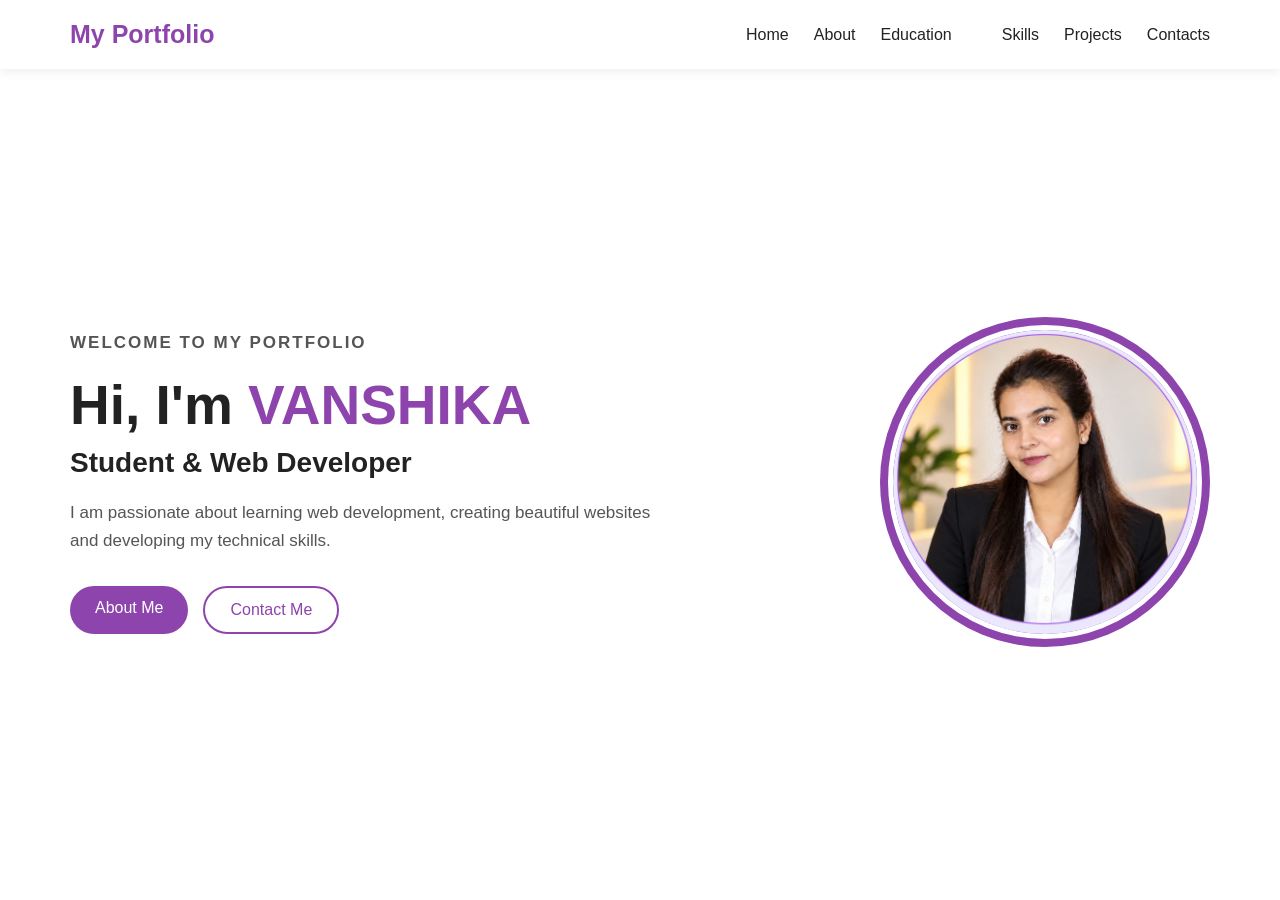
<file: index.html>
<!DOCTYPE html>
<html lang="en">
<head>
    <meta charset="UTF-8">
    <meta name="viewport" content="width=device-width, initial-scale=1.0">
    <title>Portfolio</title>
    <link rel="stylesheet" href="css/index.css">
</head>
<body>
    <header>
        <nav class="navbar">
            <div class="logo">
                My Portfolio
            </div>
            <ul class="nav-links">
                <li><a href="index.html">Home</a></li>
                <li><a href="about.html">About</a></li>
                <li><a href="education.html">Education</li>
                <li><a href="skills.html">Skills</a>
                <li><a href="projects.html">Projects</a></li>
                <li><a href="contact.html">Contacts</a></li>
            </ul>
        </nav>
    </header>

    <section class="home">

        <div class="home-content">

            <p class="welcome">WELCOME TO MY PORTFOLIO</p>

            <h1>
                Hi, I'm <span>VANSHIKA</span>
            </h1>

            <h2>
                Student & Web Developer
            </h2>

            <p>
                I am passionate about learning web development,
                creating beautiful websites and developing my
                technical skills.
            </p>

            <div class="home-buttons">
                <a href="about.html" class="btn">About Me</a>
                <a href="contact.html" class="btn btn-outline">Contact Me</a>
            </div>

        </div>


        <div class="home-image">

            <div class="profile-circle">
                <img src="images\profile_photo.jpg" alt="Profile Photo">
            </div>

        </div>

    </section>

    
</body>
</html>
</file>
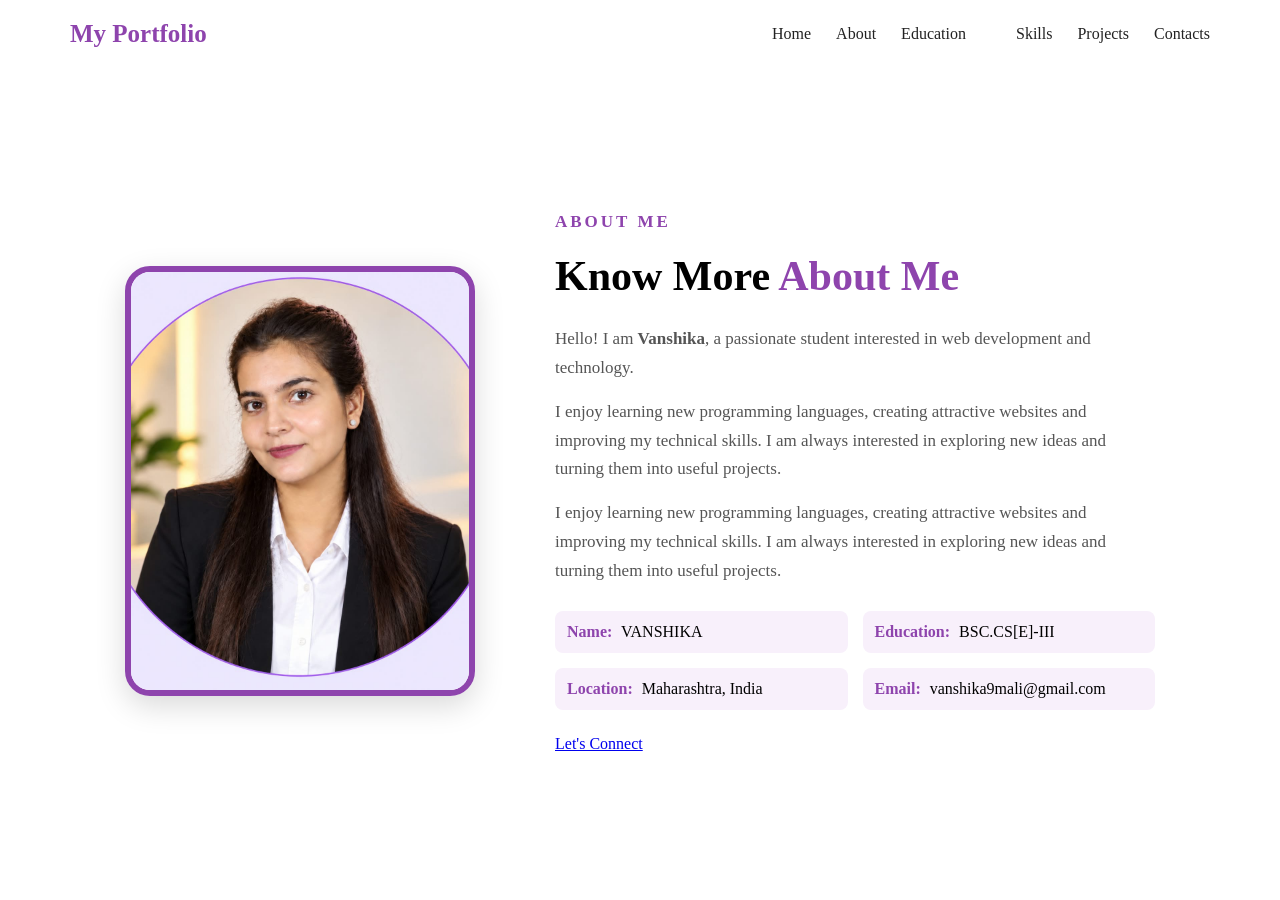
<file: about.html>
<!DOCTYPE html>
<html lang="en">
<head>
    <meta charset="UTF-8">
    <meta name="viewport" content="width=device-width, initial-scale=1.0">
    <title>About Me | My Portfolio</title>
    <link rel="stylesheet" href="css/about.css">
</head>
<body>
    <header>
         <nav class="navbar">
            <div class="logo">
                My Portfolio
            </div>
            <ul class="nav-links">
                <li><a href="index.html">Home</a></li>
                <li><a href="about.html">About</a></li>
                <li><a href="education.html">Education</li>
                <li><a href="skills.html">Skills</a>
                <li><a href="projects.html">Projects</a></li>
                <li><a href="contact.html">Contacts</a></li>
            </ul>
         </nav>

    </header>
    <section class="about">
            <div class="about-image">
            <img src="images\profile_photo.jpg" alt="My Profile Photo">

            </div>
            <div class="about-content">
            <p class="section-title">ABOUT ME</p>
            <h1>Know More <span>About Me</span></h1> 
            <p>Hello! I am <strong>Vanshika</strong>, a passionate student interested in web development and technology.</p>
            <p>I enjoy learning new programming languages, creating attractive websites and improving my technical skills.
             I am always interested in exploring new ideas and turning them into useful projects.</p>
             <p>I enjoy learning new programming languages, creating attractive websites and improving my technical skills. I am always interested in exploring new ideas and turning them into useful projects.</p>

             <div class="about-info">
             <div>
             <strong>Name:</strong>
             <span>VANSHIKA</span>
             </div>

      
             <div>
             <strong>Education:</strong>
             <span>BSC.CS[E]-III</span>
             </div>


             <div>
             <strong>Location:</strong>
             <span>Maharashtra, India</span>
             </div>

      
             <div>
             <strong>Email:</strong>
             <span>vanshika9mali@gmail.com</span>
             </div>

        </div>

      <a href="contact.html"
      class="btn">Let's Connect</a>

        </div>

     </section>
    
    
</body>
</html>
</file>
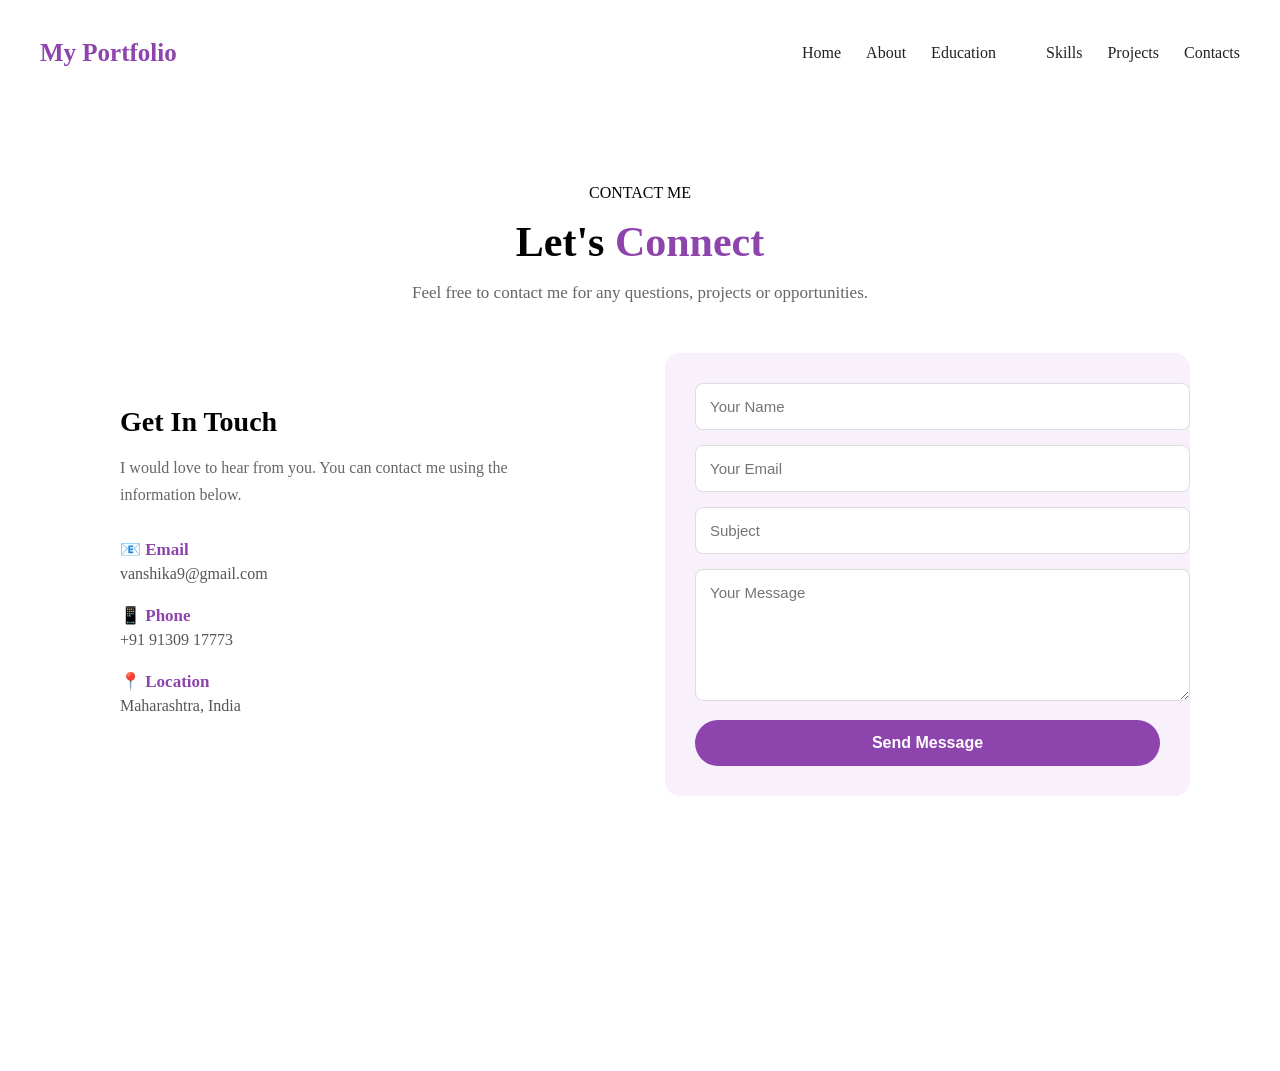
<file: contact.html>
<!DOCTYPE html>
<html lang="en">
<head>
    <meta charset="UTF-8">
    <meta name="viewport" content="width=device-width, initial-scale=1.0">
    <title>Contact | My Portfolio</title>
    <link rel="stylesheet" href="css/contact.css">
</head>
<body>
    <header>
        <nav class="navbar">
            <div class="logo">
                My Portfolio
            </div>
            <ul class="nav-links">
                <li><a href="index.html">Home</a></li>
                <li><a href="about.html">About</a></li>
                <li><a href="education.html">Education</li>
                <li><a href="skills.html">Skills</a>
                <li><a href="projects.html">Projects</a></li>
                <li><a href="contact.html">Contacts</a></li>
            </ul>
        </nav>
    </header>
    <section class="contact">

        <div class="contact-heading">

            <p class="section-title">CONTACT ME</p>

            <h1>Let's <span>Connect</span></h1>

            <p>
                Feel free to contact me for any questions,
                projects or opportunities.
            </p>

        </div>


        <div class="contact-container">

            


            <div class="contact-info">

                <h2>Get In Touch</h2>

                <p>
                    I would love to hear from you. You can contact me
                    using the information below.
                </p>

                <div class="contact-item">
                    <strong>📧 Email</strong>
                    <p>vanshika9@gmail.com</p>
                </div>

                <div class="contact-item">
                    <strong>📱 Phone</strong>
                    <p>+91 91309 17773</p>
                </div>

                <div class="contact-item">
                    <strong>📍 Location</strong>
                    <p>Maharashtra, India</p>
                </div>

            </div>


            


            <div class="contact-form">

                <form>

                    <input
                        type="text"
                        placeholder="Your Name"
                        required
                    >

                    <input
                        type="email"
                        placeholder="Your Email"
                        required
                    >

                    <input
                        type="text"
                        placeholder="Subject"
                        required
                    >

                    <textarea
                        rows="6"
                        placeholder="Your Message"
                        required
                    ></textarea>

                    <button type="submit">
                        Send Message
                    </button>

                </form>

            </div>

        </div>

    </section>
    
</body>
</html>
</file>
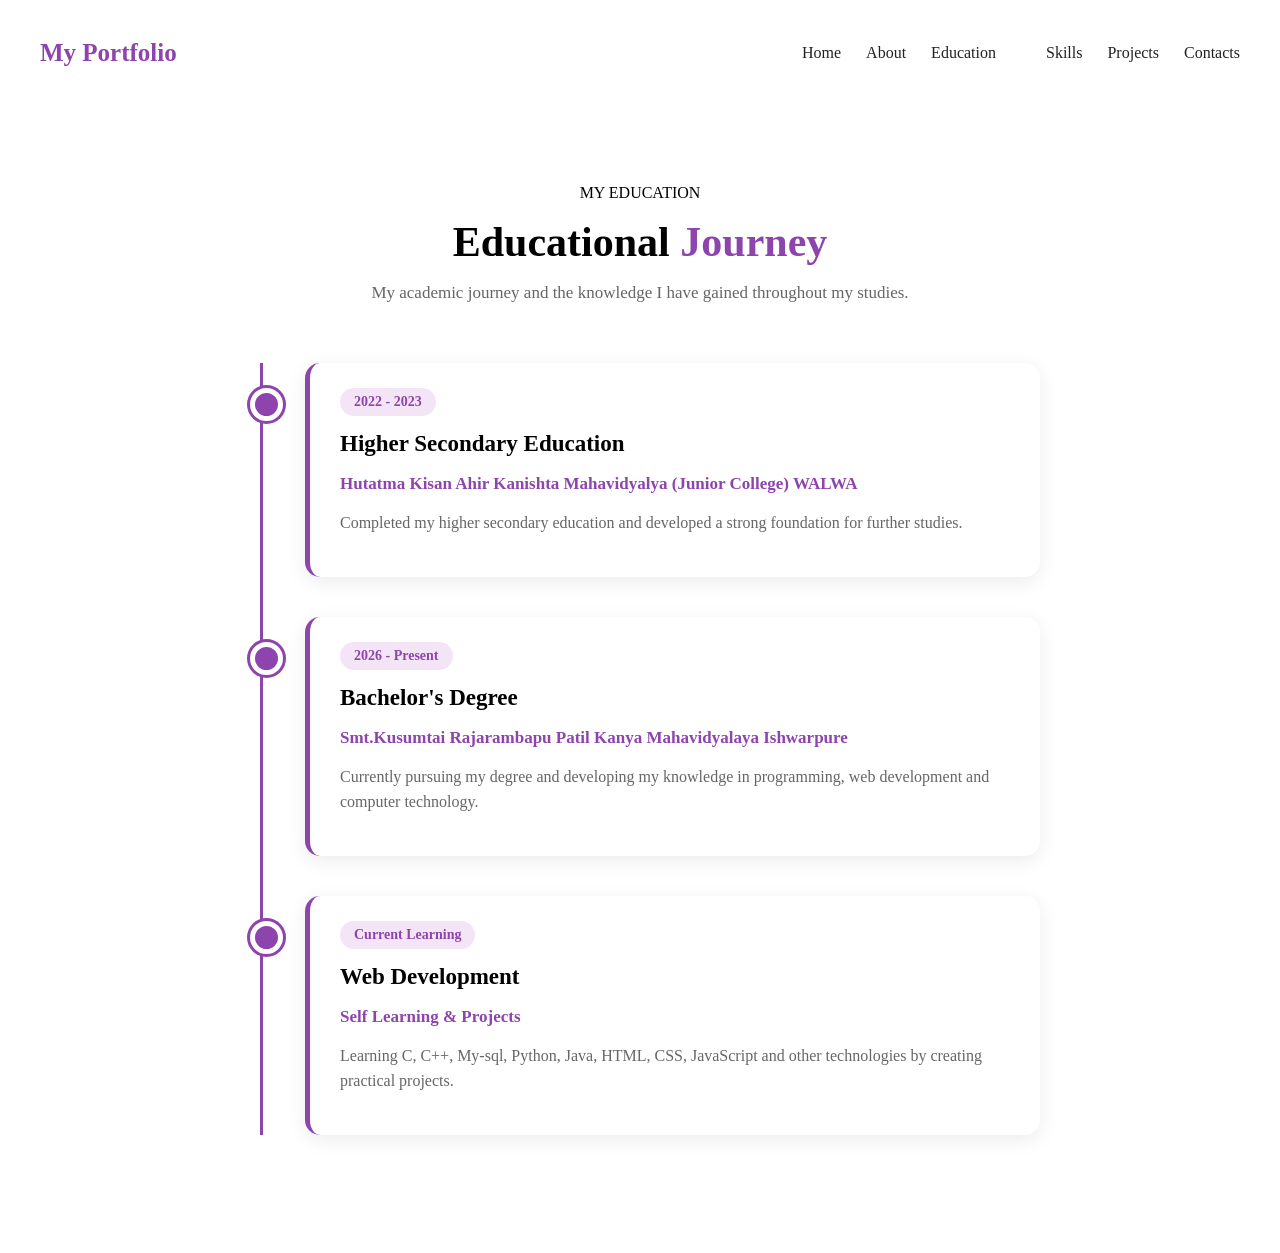
<file: education.html>
<!DOCTYPE html>
<html lang="en">
<head>
    <meta charset="UTF-8">
    <meta name="viewport" content="width=device-width, initial-scale=1.0">
    <title>Education | My Portfolio</title>
    <link rel="stylesheet" href="css/education.css">
</head>
<body>
     <header>
        <nav class="navbar">
            <div class="logo">
                My Portfolio
            </div>
            <ul class="nav-links">
                <li><a href="index.html">Home</a></li>
                <li><a href="about.html">About</a></li>
                <li><a href="education.html">Education</li>
                <li><a href="skills.html">Skills</a>
                <li><a href="projects.html">Projects</a></li>
                <li><a href="contact.html">Contacts</a></li>
            </ul>
        </nav>
    </header>
    <section class="education">

        <div class="education-heading">
            <p class="section-title">MY EDUCATION</p>

            <h1>Educational <span>Journey</span></h1>

            <p>
                My academic journey and the knowledge I have gained
                throughout my studies.
            </p>
        </div>


        
        <div class="timeline">

            
            <div class="timeline-item">

                <div class="timeline-dot"></div>

                <div class="education-card">

                    <span class="education-year">
                        2022 - 2023
                    </span>

                    <h2>Higher Secondary Education</h2>

                    <h3>Hutatma Kisan Ahir Kanishta Mahavidyalya (Junior College) WALWA</h3>

                    <p>
                        Completed my higher secondary education and
                        developed a strong foundation for further studies.
                    </p>

                </div>

            </div>


            <!-- Education 2 -->
            <div class="timeline-item">

                <div class="timeline-dot"></div>

                <div class="education-card">

                    <span class="education-year">
                        2026 - Present
                    </span>

                    <h2>Bachelor's Degree</h2>

                    <h3>Smt.Kusumtai Rajarambapu Patil Kanya Mahavidyalaya Ishwarpure</h3>

                    <p>
                        Currently pursuing my degree and developing
                        my knowledge in programming, web development
                        and computer technology.
                    </p>

                </div>

            </div>


            <!-- Education 3 -->
            <div class="timeline-item">

                <div class="timeline-dot"></div>

                <div class="education-card">

                    <span class="education-year">
                        Current Learning
                    </span>

                    <h2>Web Development</h2>

                    <h3>Self Learning & Projects</h3>

                    <p>
                        Learning C, C++, My-sql, Python, Java, HTML, CSS, JavaScript and other
                        technologies by creating practical projects.
                    </p>

                </div>

            </div>

        </div>

    </section>

</body>
</html>
</file>
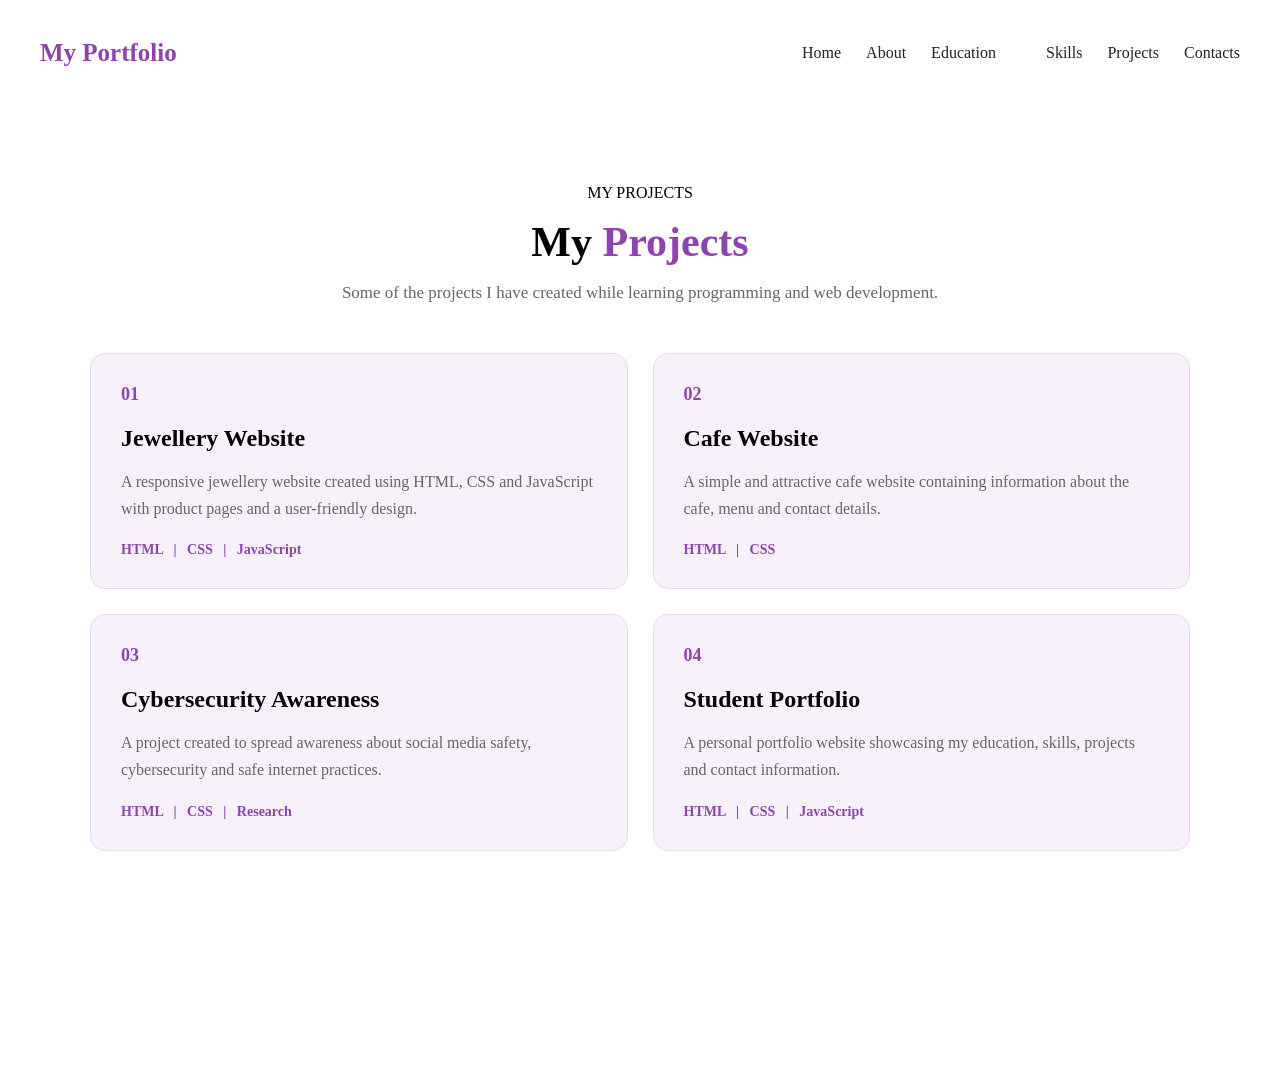
<file: projects.html>
<!DOCTYPE html>
<html lang="en">
<head>
    <meta charset="UTF-8">
    <meta name="viewport" content="width=device-width, initial-scale=1.0">
    <title>Projects | My Portfolio</title>
    <link rel="stylesheet" href="css/projects.css">
</head>
<body>
     <header>
        <nav class="navbar">
            <div class="logo">
                My Portfolio
            </div>
            <ul class="nav-links">
                <li><a href="index.html">Home</a></li>
                <li><a href="about.html">About</a></li>
                <li><a href="education.html">Education</li>
                <li><a href="skills.html">Skills</a>
                <li><a href="projects.html">Projects</a></li>
                <li><a href="contact.html">Contacts</a></li>
            </ul>
        </nav>
    </header>
    <section class="projects">

        <div class="projects-heading">

            <p class="section-title">MY PROJECTS</p>

            <h1>My <span>Projects</span></h1>

            <p>
                Some of the projects I have created while learning
                programming and web development.
            </p>

        </div>


        <div class="project-container">

            


            <div class="project-card">

                <div class="project-number">
                    01
                </div>

                <h2>Jewellery Website</h2>

                <p>
                    A responsive jewellery website created using
                    HTML, CSS and JavaScript with product pages
                    and a user-friendly design.
                </p>

                <div class="project-tech">
                    HTML &nbsp; | &nbsp; CSS &nbsp; | &nbsp; JavaScript
                </div>

            </div>


            


            <div class="project-card">

                <div class="project-number">
                    02
                </div>

                <h2>Cafe Website</h2>

                <p>
                    A simple and attractive cafe website containing
                    information about the cafe, menu and contact details.
                </p>

                <div class="project-tech">
                    HTML &nbsp; | &nbsp; CSS
                </div>

            </div>


            


            <div class="project-card">

                <div class="project-number">
                    03
                </div>

                <h2>Cybersecurity Awareness</h2>

                <p>
                    A project created to spread awareness about
                    social media safety, cybersecurity and safe
                    internet practices.
                </p>

                <div class="project-tech">
                    HTML &nbsp; | &nbsp; CSS &nbsp; | &nbsp; Research
                </div>

            </div>


            


            <div class="project-card">

                <div class="project-number">
                    04
                </div>

                <h2>Student Portfolio</h2>

                <p>
                    A personal portfolio website showcasing my
                    education, skills, projects and contact information.
                </p>

                <div class="project-tech">
                    HTML &nbsp; | &nbsp; CSS &nbsp; | &nbsp; JavaScript
                </div>

            </div>

        </div>

    </section>
    
</body>
</html>
</file>
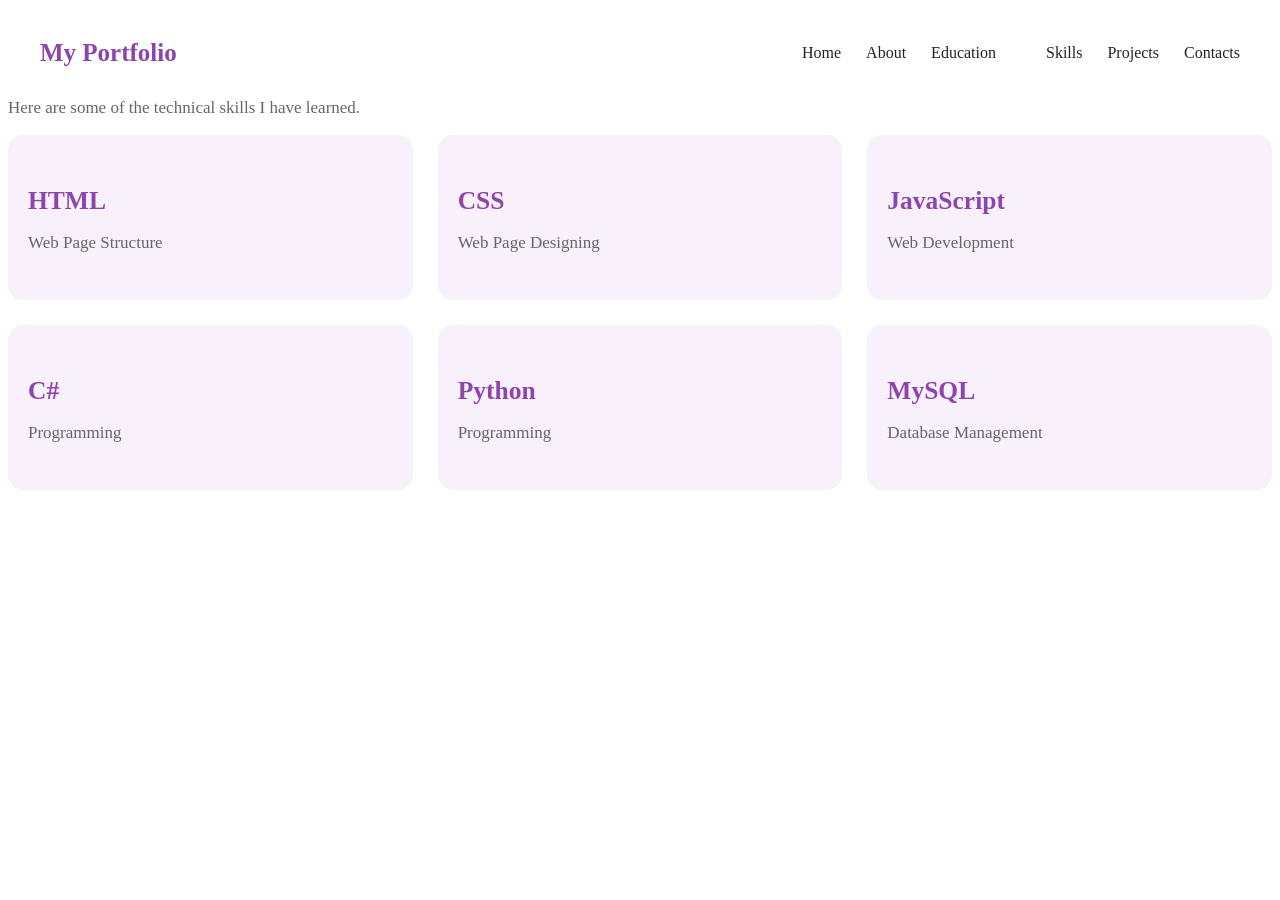
<file: skills.html>
<!DOCTYPE html>
<html lang="en">
<head>
    <meta charset="UTF-8">
    <meta name="viewport" content="width=device-width, initial-scale=1.0">
    <title>Skills | My Portfolio</title>
    <link rel="stylesheet" href="css/skills.css">
</head>
<body>
    <header>
        <nav class="navbar">
            <div class="logo">
                My Portfolio
            </div>
            <ul class="nav-links">
                <li><a href="index.html">Home</a></li>
                <li><a href="about.html">About</a></li>
                <li><a href="education.html">Education</li>
                <li><a href="skills.html">Skills</a>
                <li><a href="projects.html">Projects</a></li>
                <li><a href="contact.html">Contacts</a></li>
            </ul>
        </nav>
    </header>
    <section class="skills-intro">
            Here are some of the technical skills I have learned.
        </p>


        <div class="skill-list">

            <div class="simple-skill-card">
                <h2>HTML</h2>
                <p>Web Page Structure</p>
            </div>

            <div class="simple-skill-card">
                <h2>CSS</h2>
                <p>Web Page Designing</p>
            </div>

            <div class="simple-skill-card">
                <h2>JavaScript</h2>
                <p>Web Development</p>
            </div>

            <div class="simple-skill-card">
                <h2>C#</h2>
                <p>Programming</p>
            </div>

            <div class="simple-skill-card">
                <h2>Python</h2>
                <p>Programming</p>
            </div>

            <div class="simple-skill-card">
                <h2>MySQL</h2>
                <p>Database Management</p>
            </div>

        </div>

    </section>

</body>
</html>

    
</body>
</html>
</file>
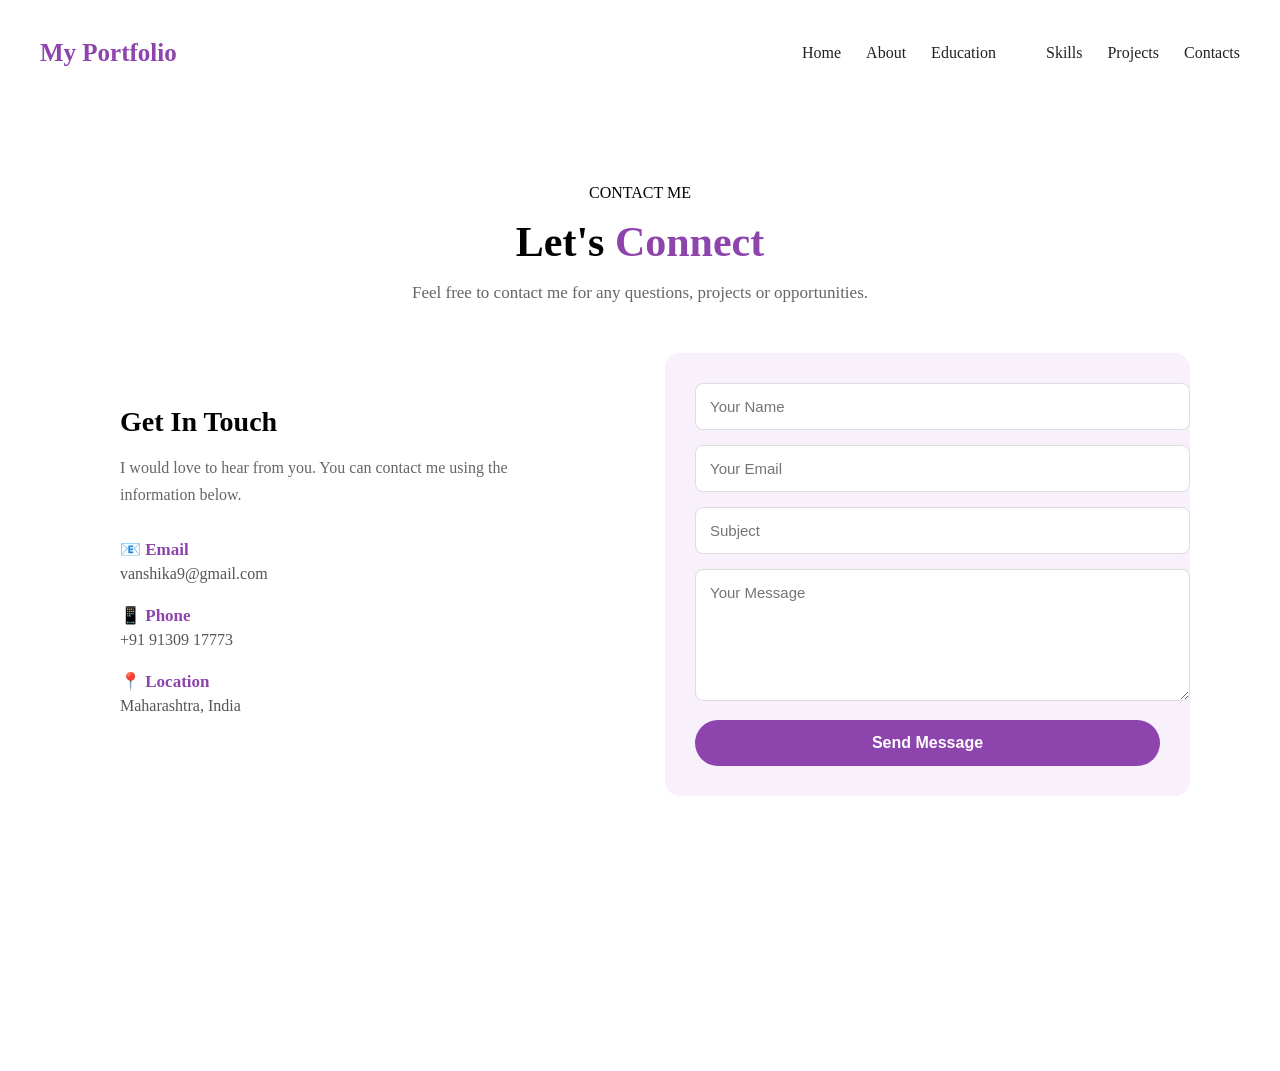
<file: portfolio/contact.html>
<!DOCTYPE html>
<html lang="en">
<head>
    <meta charset="UTF-8">
    <meta name="viewport" content="width=device-width, initial-scale=1.0">
    <title>Contact | My Portfolio</title>
    <link rel="stylesheet" href="../css/contact.css">
</head>
<body>
    <header>
        <nav class="navbar">
            <div class="logo">
                My Portfolio
            </div>
            <ul class="nav-links">
                <li><a href="index.html">Home</a></li>
                <li><a href="about.html">About</a></li>
                <li><a href="education.html">Education</li>
                <li><a href="skills.html">Skills</a>
                <li><a href="projects.html">Projects</a></li>
                <li><a href="contact.html">Contacts</a></li>
            </ul>
        </nav>
    </header>
    <section class="contact">

        <div class="contact-heading">

            <p class="section-title">CONTACT ME</p>

            <h1>Let's <span>Connect</span></h1>

            <p>
                Feel free to contact me for any questions,
                projects or opportunities.
            </p>

        </div>


        <div class="contact-container">

            


            <div class="contact-info">

                <h2>Get In Touch</h2>

                <p>
                    I would love to hear from you. You can contact me
                    using the information below.
                </p>

                <div class="contact-item">
                    <strong>📧 Email</strong>
                    <p>vanshika9@gmail.com</p>
                </div>

                <div class="contact-item">
                    <strong>📱 Phone</strong>
                    <p>+91 91309 17773</p>
                </div>

                <div class="contact-item">
                    <strong>📍 Location</strong>
                    <p>Maharashtra, India</p>
                </div>

            </div>


            


            <div class="contact-form">

                <form>

                    <input
                        type="text"
                        placeholder="Your Name"
                        required
                    >

                    <input
                        type="email"
                        placeholder="Your Email"
                        required
                    >

                    <input
                        type="text"
                        placeholder="Subject"
                        required
                    >

                    <textarea
                        rows="6"
                        placeholder="Your Message"
                        required
                    ></textarea>

                    <button type="submit">
                        Send Message
                    </button>

                </form>

            </div>

        </div>

    </section>
    
</body>
</html>
</file>
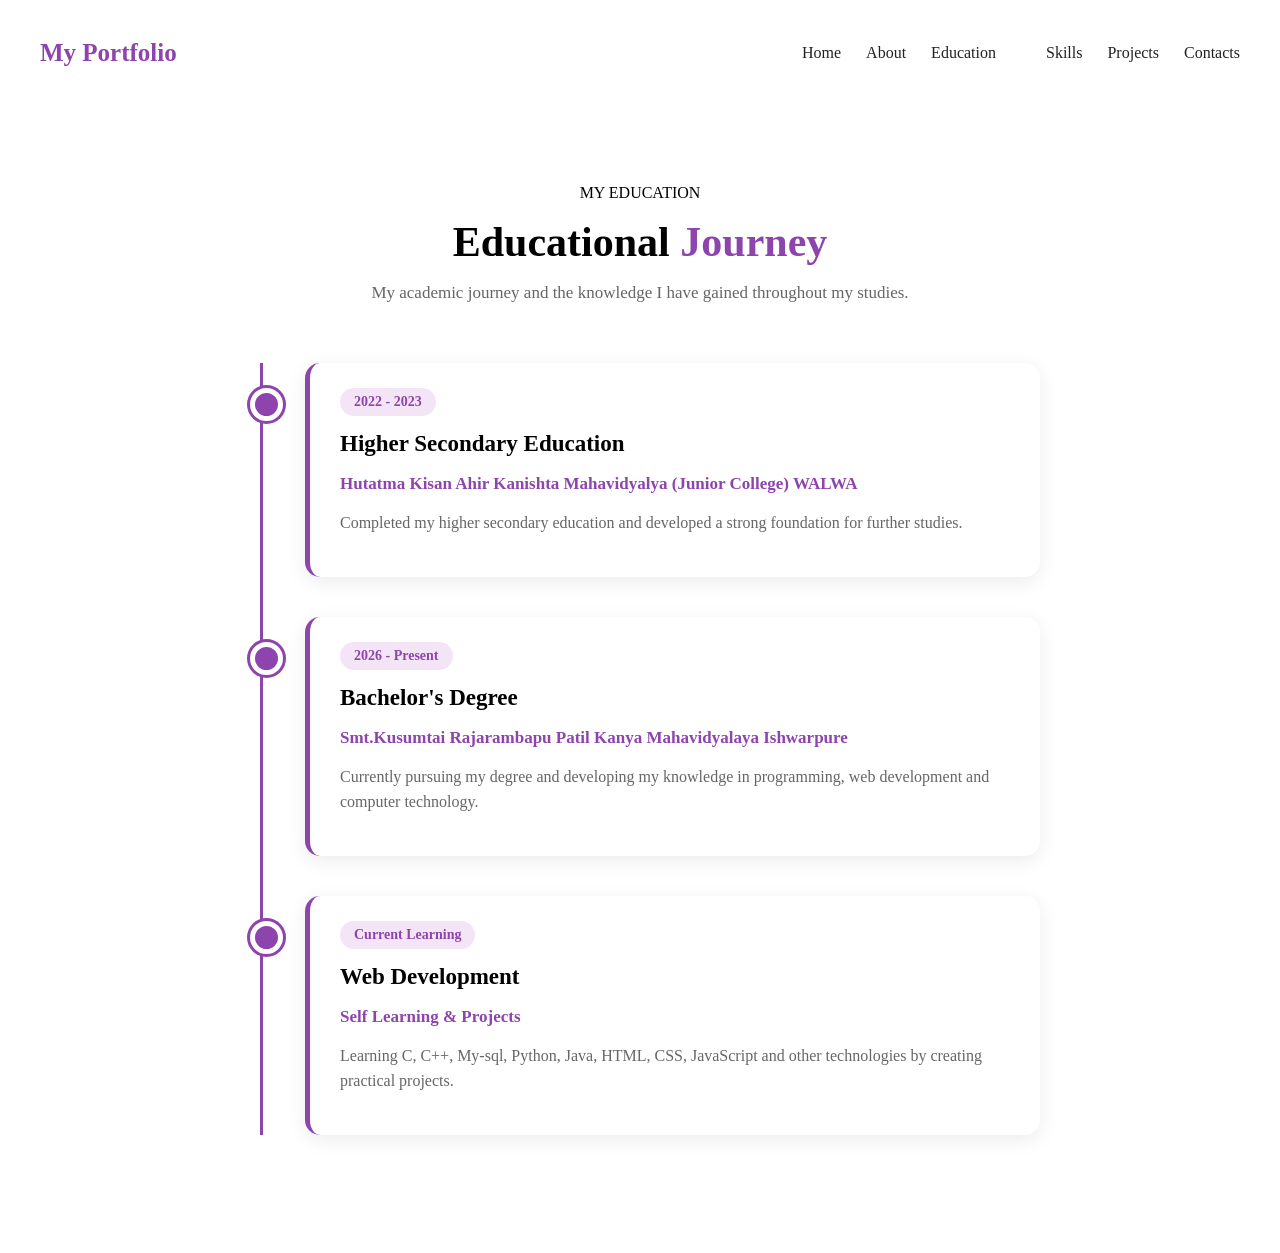
<file: portfolio/education.html>
<!DOCTYPE html>
<html lang="en">
<head>
    <meta charset="UTF-8">
    <meta name="viewport" content="width=device-width, initial-scale=1.0">
    <title>Education | My Portfolio</title>
    <link rel="stylesheet" href="../css/education.css">
</head>
<body>
     <header>
        <nav class="navbar">
            <div class="logo">
                My Portfolio
            </div>
            <ul class="nav-links">
                <li><a href="index.html">Home</a></li>
                <li><a href="about.html">About</a></li>
                <li><a href="education.html">Education</li>
                <li><a href="skills.html">Skills</a>
                <li><a href="projects.html">Projects</a></li>
                <li><a href="contact.html">Contacts</a></li>
            </ul>
        </nav>
    </header>
    <section class="education">

        <div class="education-heading">
            <p class="section-title">MY EDUCATION</p>

            <h1>Educational <span>Journey</span></h1>

            <p>
                My academic journey and the knowledge I have gained
                throughout my studies.
            </p>
        </div>


        
        <div class="timeline">

            
            <div class="timeline-item">

                <div class="timeline-dot"></div>

                <div class="education-card">

                    <span class="education-year">
                        2022 - 2023
                    </span>

                    <h2>Higher Secondary Education</h2>

                    <h3>Hutatma Kisan Ahir Kanishta Mahavidyalya (Junior College) WALWA</h3>

                    <p>
                        Completed my higher secondary education and
                        developed a strong foundation for further studies.
                    </p>

                </div>

            </div>


            <!-- Education 2 -->
            <div class="timeline-item">

                <div class="timeline-dot"></div>

                <div class="education-card">

                    <span class="education-year">
                        2026 - Present
                    </span>

                    <h2>Bachelor's Degree</h2>

                    <h3>Smt.Kusumtai Rajarambapu Patil Kanya Mahavidyalaya Ishwarpure</h3>

                    <p>
                        Currently pursuing my degree and developing
                        my knowledge in programming, web development
                        and computer technology.
                    </p>

                </div>

            </div>


            <!-- Education 3 -->
            <div class="timeline-item">

                <div class="timeline-dot"></div>

                <div class="education-card">

                    <span class="education-year">
                        Current Learning
                    </span>

                    <h2>Web Development</h2>

                    <h3>Self Learning & Projects</h3>

                    <p>
                        Learning C, C++, My-sql, Python, Java, HTML, CSS, JavaScript and other
                        technologies by creating practical projects.
                    </p>

                </div>

            </div>

        </div>

    </section>

</body>
</html>
</file>
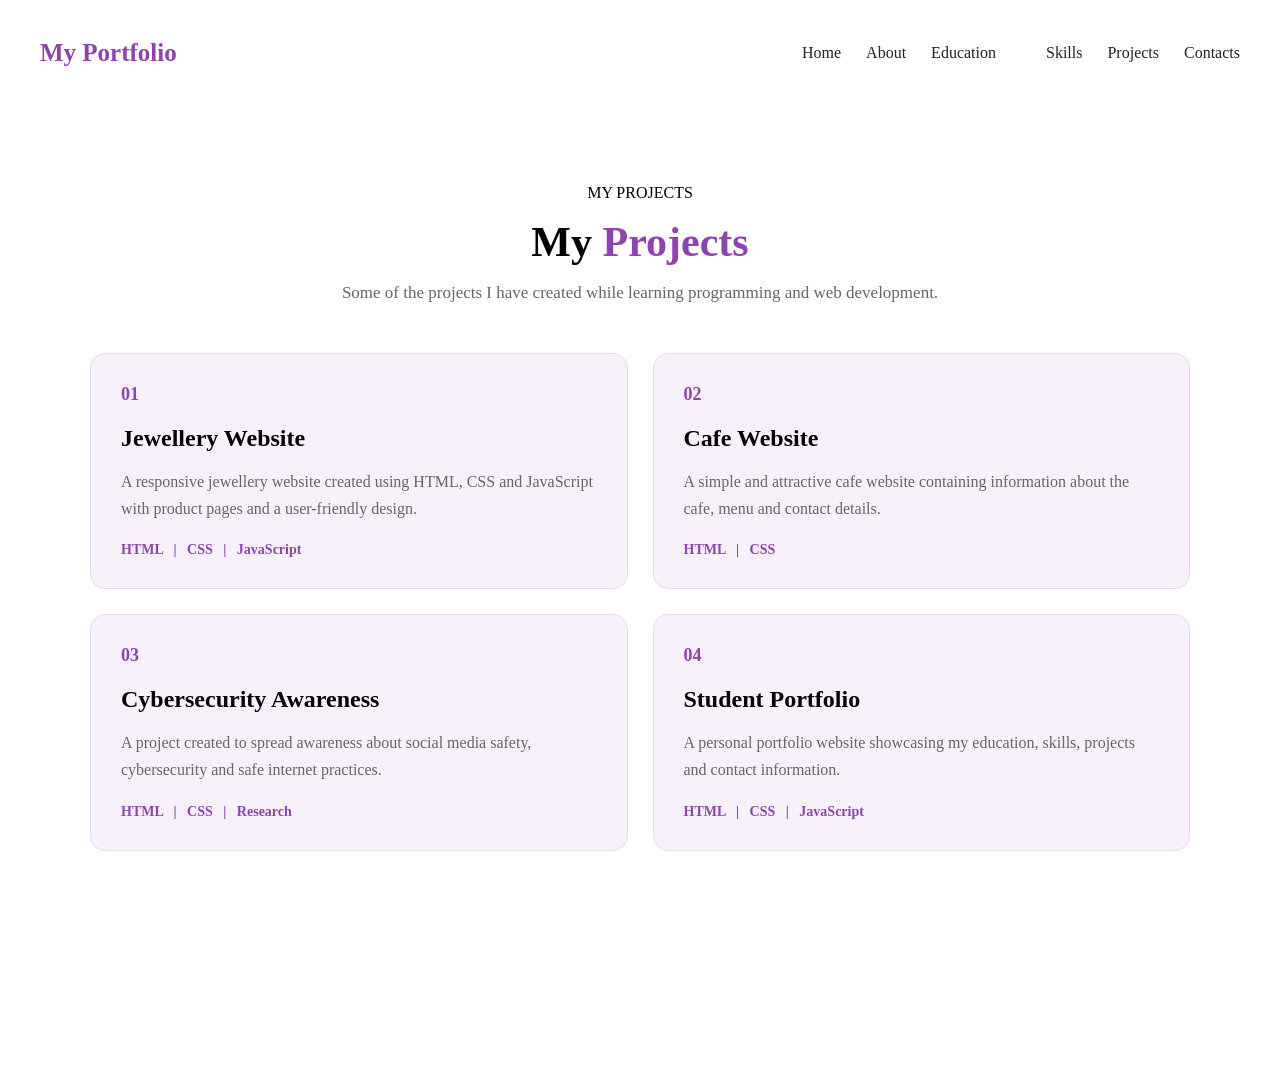
<file: portfolio/projects.html>
<!DOCTYPE html>
<html lang="en">
<head>
    <meta charset="UTF-8">
    <meta name="viewport" content="width=device-width, initial-scale=1.0">
    <title>Projects | My Portfolio</title>
    <link rel="stylesheet" href="../css/projects.css">
</head>
<body>
     <header>
        <nav class="navbar">
            <div class="logo">
                My Portfolio
            </div>
            <ul class="nav-links">
                <li><a href="index.html">Home</a></li>
                <li><a href="about.html">About</a></li>
                <li><a href="education.html">Education</li>
                <li><a href="skills.html">Skills</a>
                <li><a href="projects.html">Projects</a></li>
                <li><a href="contact.html">Contacts</a></li>
            </ul>
        </nav>
    </header>
    <section class="projects">

        <div class="projects-heading">

            <p class="section-title">MY PROJECTS</p>

            <h1>My <span>Projects</span></h1>

            <p>
                Some of the projects I have created while learning
                programming and web development.
            </p>

        </div>


        <div class="project-container">

            


            <div class="project-card">

                <div class="project-number">
                    01
                </div>

                <h2>Jewellery Website</h2>

                <p>
                    A responsive jewellery website created using
                    HTML, CSS and JavaScript with product pages
                    and a user-friendly design.
                </p>

                <div class="project-tech">
                    HTML &nbsp; | &nbsp; CSS &nbsp; | &nbsp; JavaScript
                </div>

            </div>


            


            <div class="project-card">

                <div class="project-number">
                    02
                </div>

                <h2>Cafe Website</h2>

                <p>
                    A simple and attractive cafe website containing
                    information about the cafe, menu and contact details.
                </p>

                <div class="project-tech">
                    HTML &nbsp; | &nbsp; CSS
                </div>

            </div>


            


            <div class="project-card">

                <div class="project-number">
                    03
                </div>

                <h2>Cybersecurity Awareness</h2>

                <p>
                    A project created to spread awareness about
                    social media safety, cybersecurity and safe
                    internet practices.
                </p>

                <div class="project-tech">
                    HTML &nbsp; | &nbsp; CSS &nbsp; | &nbsp; Research
                </div>

            </div>


            


            <div class="project-card">

                <div class="project-number">
                    04
                </div>

                <h2>Student Portfolio</h2>

                <p>
                    A personal portfolio website showcasing my
                    education, skills, projects and contact information.
                </p>

                <div class="project-tech">
                    HTML &nbsp; | &nbsp; CSS &nbsp; | &nbsp; JavaScript
                </div>

            </div>

        </div>

    </section>
    
</body>
</html>
</file>
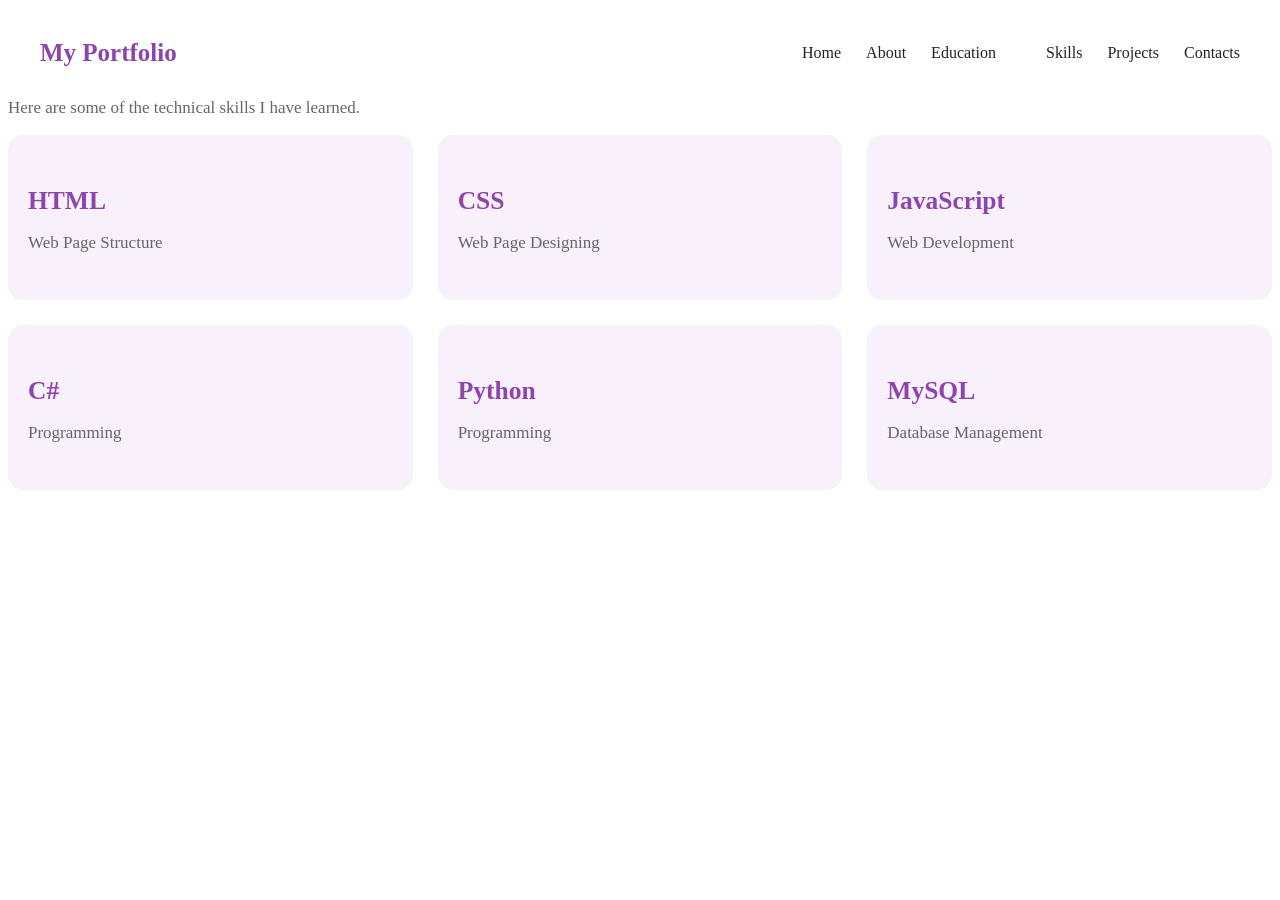
<file: portfolio/skils.html>
<!DOCTYPE html>
<html lang="en">
<head>
    <meta charset="UTF-8">
    <meta name="viewport" content="width=device-width, initial-scale=1.0">
    <title>Skills | My Portfolio</title>
    <link rel="stylesheet" href="../css/skills.css">
</head>
<body>
    <header>
        <nav class="navbar">
            <div class="logo">
                My Portfolio
            </div>
            <ul class="nav-links">
                <li><a href="index.html">Home</a></li>
                <li><a href="about.html">About</a></li>
                <li><a href="education.html">Education</li>
                <li><a href="skills.html">Skills</a>
                <li><a href="projects.html">Projects</a></li>
                <li><a href="contact.html">Contacts</a></li>
            </ul>
        </nav>
    </header>
    <section class="skills-intro">
            Here are some of the technical skills I have learned.
        </p>


        <div class="skill-list">

            <div class="simple-skill-card">
                <h2>HTML</h2>
                <p>Web Page Structure</p>
            </div>

            <div class="simple-skill-card">
                <h2>CSS</h2>
                <p>Web Page Designing</p>
            </div>

            <div class="simple-skill-card">
                <h2>JavaScript</h2>
                <p>Web Development</p>
            </div>

            <div class="simple-skill-card">
                <h2>C#</h2>
                <p>Programming</p>
            </div>

            <div class="simple-skill-card">
                <h2>Python</h2>
                <p>Programming</p>
            </div>

            <div class="simple-skill-card">
                <h2>MySQL</h2>
                <p>Database Management</p>
            </div>

        </div>

    </section>

</body>
</html>

    
</body>
</html>
</file>
<file: css/index.css>
* {
    margin: 0;
    padding: 0;
    box-sizing: border-box;
}

html {
    scroll-behavior: smooth;
}

body {
    font-family: Arial, sans-serif;
    background: #fff;
    color: #222;
}


header {
    width: 100%;
    background: #ffffff;
    box-shadow: 0 2px 10px rgba(0, 0, 0, 0.08);
}

.navbar {
    max-width: 1200px;
    margin: auto;
    padding: 20px 30px;

    display: flex;
    justify-content: space-between;
    align-items: center;
}

.logo {
    font-size: 25px;
    font-weight: bold;
    color: #8e44ad;
}

.nav-links {
    list-style: none;
    display: flex;
    gap: 25px;
}

.nav-links a {
    text-decoration: none;
    color: #222;
    font-size: 16px;
    font-weight: 500;
    transition: 0.3s;
}

.nav-links a:hover {
    color: #8e44ad;
}




.home {
    min-height: calc(100vh - 75px);
    max-width: 1200px;
    margin: auto;
    padding: 60px 30px;

    display: flex;
    justify-content: space-between;
    align-items: center;
    gap: 50px;
}

.home-content {
    max-width: 600px;
}

.welcome {
    color: #8e44ad;
    font-weight: bold;
    letter-spacing: 2px;
    margin-bottom: 15px;
}

.home-content h1 {
    font-size: 55px;
    margin-bottom: 10px;
}

.home-content h1 span {
    color: #8e44ad;
}

.home-content h2 {
    font-size: 28px;
    margin-bottom: 20px;
}

.home-content p {
    font-size: 17px;
    line-height: 1.7;
    color: #555;
}





.home-buttons {
    margin-top: 30px;
    display: flex;
    gap: 15px;
}

.btn {
    display: inline-block;
    padding: 13px 25px;
    background: #8e44ad;
    color: white;
    text-decoration: none;
    border-radius: 25px;
    transition: 0.3s;
}

.btn:hover {
    background: #6c3483;
    transform: translateY(-2px);
}

.btn-outline {
    background: transparent;
    color: #8e44ad;
    border: 2px solid #8e44ad;
}

.btn-outline:hover {
    color: white;
    background: #8e44ad;
}





.home-image {
    display: flex;
    justify-content: center;
    align-items: center;
}

.profile-circle {
    width: 330px;
    height: 330px;

    border-radius: 50%;
    padding: 8px;

    background: #8e44ad;
}

.profile-circle img {
    width: 100%;
    height: 100%;

    object-fit: cover;
    object-position: center top;
    border-radius: 50%;

    border: 5px solid white;
}





@media (max-width: 768px) {

    .navbar {
        flex-direction: column;
        gap: 15px;
    }

    .nav-links {
        flex-wrap: wrap;
        justify-content: center;
        gap: 15px;
    }

    .home {
        flex-direction: column-reverse;
        text-align: center;
        padding-top: 40px;
    }

    .home-content h1 {
        font-size: 40px;
    }

    .home-content h2 {
        font-size: 22px;
    }

    .home-buttons {
        justify-content: center;
    }

    .profile-circle {
        width: 240px;
        height: 240px;
    }
}
</file>
<file: css/about.css>
* {
    margin: 0;
    padding: 0;
    box-sizing: border-box;
}

.navbar {
    max-width: 1200px;
    margin: auto;
    padding: 20px 30px;

    display: flex;
    justify-content: space-between;
    align-items: center;
}

.logo {
    font-size: 25px;
    font-weight: bold;
    color: #8e44ad;
}

.nav-links {
    list-style: none;
    display: flex;
    gap: 25px;
}

.nav-links a {
    text-decoration: none;
    color: #222;
    font-size: 16px;
    font-weight: 500;
    transition: 0.3s;
}

.nav-links a:hover {
    color: #8e44ad;
}

.about {
    min-height: calc(100vh - 75px);
    max-width: 1200px;
    margin: auto;
    padding: 70px 30px;

    display: flex;
    align-items: center;
    justify-content: center;
    gap: 80px;
}

.about-image {
    width: 350px;
    height: 430px;
    border-radius: 25px;
    overflow: hidden;
    border: 6px solid #8e44ad;
    box-shadow: 0 10px 30px rgba(0, 0, 0, 0.15);
}

.about-image img {
    width: 100%;
    height: 100%;
    object-fit: cover;
}

.about-content {
    max-width: 600px;
}

.section-title {
    color: #8e44ad !important;
    font-weight: bold;
    letter-spacing: 3px;
    margin-bottom: 10px;
}

.about-content h1 {
    font-size: 42px;
    margin-bottom: 25px;
}

.about-content h1 span {
    color: #8e44ad;
}

.about-content p {
    color: #555;
    line-height: 1.7;
    font-size: 17px;
    margin-bottom: 15px;
}




.about-info {
    margin: 25px 0;
    display: grid;
    grid-template-columns: 1fr 1fr;
    gap: 15px;
}

.about-info div {
    padding: 12px;
    background: #f8f0fb;
    border-radius: 8px;
}

.about-info strong {
    color: #8e44ad;
    margin-right: 5px;
}




@media (max-width: 768px) {

    .about {
        flex-direction: column;
        text-align: center;
        gap: 40px;
    }

    .about-image {
        width: 270px;
        height: 330px;
    }

    .about-content h1 {
        font-size: 34px;
    }

    .about-info {
        grid-template-columns: 1fr;
        text-align: left;
    }
}
</file>
<file: css/contact.css>
.navbar {
    max-width: 1200px;
    margin: auto;
    padding: 20px 30px;

    display: flex;
    justify-content: space-between;
    align-items: center;
}

.logo {
    font-size: 25px;
    font-weight: bold;
    color: #8e44ad;
}

.nav-links {
    list-style: none;
    display: flex;
    gap: 25px;
}

.nav-links a {
    text-decoration: none;
    color: #222;
    font-size: 16px;
    font-weight: 500;
    transition: 0.3s;
}

.nav-links a:hover {
    color: #8e44ad;
}



.contact {
    min-height: calc(100vh - 75px);
    max-width: 1100px;
    margin: auto;
    padding: 70px 30px;
}

.contact-heading {
    text-align: center;
    margin-bottom: 50px;
}

.contact-heading h1 {
    font-size: 42px;
    margin: 10px 0 15px;
}

.contact-heading h1 span {
    color: #8e44ad;
}

.contact-heading > p:last-child {
    color: #666;
    font-size: 17px;
}






.contact-container {
    display: grid;
    grid-template-columns: 1fr 1fr;
    gap: 50px;
}






.contact-info {
    padding: 30px;
}

.contact-info h2 {
    font-size: 28px;
    margin-bottom: 15px;
}

.contact-info > p {
    color: #666;
    line-height: 1.7;
    margin-bottom: 30px;
}

.contact-item {
    margin-bottom: 22px;
}

.contact-item strong {
    color: #8e44ad;
    font-size: 17px;
}

.contact-item p {
    color: #555;
    margin-top: 5px;
}






.contact-form {
    background: #f8f0fb;
    padding: 30px;
    border-radius: 15px;
}

.contact-form input,
.contact-form textarea {
    width: 100%;
    padding: 14px;

    margin-bottom: 15px;

    border: 1px solid #ddd;
    border-radius: 8px;

    font-family: Arial, sans-serif;
    font-size: 15px;

    outline: none;
}

.contact-form input:focus,
.contact-form textarea:focus {
    border-color: #8e44ad;
}

.contact-form textarea {
    resize: vertical;
}

.contact-form button {
    width: 100%;

    padding: 14px;

    border: none;
    border-radius: 25px;

    background: #8e44ad;
    color: white;

    font-size: 16px;
    font-weight: bold;

    cursor: pointer;
    transition: 0.3s;
}

.contact-form button:hover {
    background: #6c3483;
}






@media (max-width: 768px) {

    .contact {
        padding: 50px 20px;
    }

    .contact-heading h1 {
        font-size: 34px;
    }

    .contact-container {
        grid-template-columns: 1fr;
        gap: 20px;
    }

    .contact-info {
        padding: 10px;
    }
}
</file>
<file: css/education.css>
.navbar {
    max-width: 1200px;
    margin: auto;
    padding: 20px 30px;

    display: flex;
    justify-content: space-between;
    align-items: center;
}

.logo {
    font-size: 25px;
    font-weight: bold;
    color: #8e44ad;
}

.nav-links {
    list-style: none;
    display: flex;
    gap: 25px;
}

.nav-links a {
    text-decoration: none;
    color: #222;
    font-size: 16px;
    font-weight: 500;
    transition: 0.3s;
}

.nav-links a:hover {
    color: #8e44ad;
}

.education {
    min-height: calc(100vh - 75px);
    max-width: 1000px;
    margin: auto;
    padding: 70px 30px;
}

.education-heading {
    text-align: center;
    margin-bottom: 60px;
}

.education-heading h1 {
    font-size: 42px;
    margin: 10px 0 15px;
}

.education-heading h1 span {
    color: #8e44ad;
}

.education-heading > p:last-child {
    color: #666;
    font-size: 17px;
}






.timeline {
    position: relative;
    max-width: 800px;
    margin: auto;
}

.timeline::before {
    content: "";
    position: absolute;
    left: 20px;
    top: 0;
    width: 3px;
    height: 100%;
    background: #8e44ad;
}






.timeline-item {
    position: relative;
    padding-left: 65px;
    margin-bottom: 40px;
}





.timeline-dot {
    position: absolute;
    left: 10px;
    top: 25px;

    width: 23px;
    height: 23px;

    background: #8e44ad;
    border: 5px solid white;
    border-radius: 50%;

    box-shadow: 0 0 0 3px #8e44ad;
}





.education-card {
    background: white;
    padding: 25px 30px;
    border-radius: 15px;

    box-shadow: 0 5px 20px rgba(0, 0, 0, 0.08);

    border-left: 5px solid #8e44ad;

    transition: 0.3s;
}

.education-card:hover {
    transform: translateY(-5px);
    box-shadow: 0 10px 25px rgba(0, 0, 0, 0.12);
}

.education-year {
    display: inline-block;

    padding: 6px 14px;

    background: #f3e5f5;
    color: #8e44ad;

    border-radius: 20px;

    font-weight: bold;
    font-size: 14px;
}

.education-card h2 {
    margin: 15px 0 8px;
    font-size: 23px;
}

.education-card h3 {
    color: #8e44ad;
    font-size: 17px;
    margin-bottom: 12px;
}

.education-card p {
    color: #666;
    line-height: 1.6;
}




@media (max-width: 768px) {

    .education {
        padding: 50px 20px;
    }

    .education-heading h1 {
        font-size: 34px;
    }

    .timeline::before {
        left: 15px;
    }

    .timeline-item {
        padding-left: 45px;
    }

    .timeline-dot {
        left: 5px;
    }

    .education-card {
        padding: 20px;
    }
}
</file>
<file: css/projects.css>
.navbar {
    max-width: 1200px;
    margin: auto;
    padding: 20px 30px;

    display: flex;
    justify-content: space-between;
    align-items: center;
}

.logo {
    font-size: 25px;
    font-weight: bold;
    color: #8e44ad;
}

.nav-links {
    list-style: none;
    display: flex;
    gap: 25px;
}

.nav-links a {
    text-decoration: none;
    color: #222;
    font-size: 16px;
    font-weight: 500;
    transition: 0.3s;
}

.nav-links a:hover {
    color: #8e44ad;
}



.projects {
    min-height: calc(100vh - 75px);
    max-width: 1100px;
    margin: auto;
    padding: 70px 30px;
}

.projects-heading {
    text-align: center;
    margin-bottom: 50px;
}

.projects-heading h1 {
    font-size: 42px;
    margin: 10px 0 15px;
}

.projects-heading h1 span {
    color: #8e44ad;
}

.projects-heading > p:last-child {
    color: #666;
    font-size: 17px;
}






.project-container {
    display: grid;
    grid-template-columns: 1fr 1fr;
    gap: 25px;
}

.project-card {
    position: relative;

    padding: 30px;

    background: #f8f0fb;
    border-radius: 15px;

    border: 1px solid #ead8f0;

    transition: 0.3s;
}

.project-card:hover {
    transform: translateY(-6px);
    box-shadow: 0 10px 25px rgba(0, 0, 0, 0.1);
}

.project-number {
    color: #8e44ad;
    font-size: 18px;
    font-weight: bold;
    margin-bottom: 15px;
}

.project-card h2 {
    margin-bottom: 15px;
    font-size: 24px;
}

.project-card p {
    color: #666;
    line-height: 1.7;
    margin-bottom: 20px;
}

.project-tech {
    color: #8e44ad;
    font-weight: bold;
    font-size: 14px;
}





@media (max-width: 768px) {

    .projects {
        padding: 50px 20px;
    }

    .projects-heading h1 {
        font-size: 34px;
    }

    .project-container {
        grid-template-columns: 1fr;
    }
}
</file>
<file: css/skills.css>
.navbar {
    max-width: 1200px;
    margin: auto;
    padding: 20px 30px;

    display: flex;
    justify-content: space-between;
    align-items: center;
}

.logo {
    font-size: 25px;
    font-weight: bold;
    color: #8e44ad;
}

.nav-links {
    list-style: none;
    display: flex;
    gap: 25px;
}

.nav-links a {
    text-decoration: none;
    color: #222;
    font-size: 16px;
    font-weight: 500;
    transition: 0.3s;
}

.nav-links a:hover {
    color: #8e44ad;
}



.simple-skills {
    min-height: calc(100vh - 75px);
    max-width: 1000px;
    margin: auto;
    padding: 70px 30px;
    text-align: center;
}

.simple-skills h1 {
    font-size: 42px;
    margin: 10px 0;
}

.simple-skills h1 span {
    color: #8e44ad;
}

.skills-intro {
    color: #666;
    font-size: 17px;
    margin-bottom: 45px;
}

.skill-list {
    display: grid;
    grid-template-columns: repeat(3, 1fr);
    gap: 25px;
}

.simple-skill-card {
    padding: 30px 20px;
    background: #f8f0fb;
    border-radius: 15px;
    transition: 0.3s;
}

.simple-skill-card:hover {
    transform: translateY(-5px);
    background: #f0ddf6;
}

.simple-skill-card h2 {
    color: #8e44ad;
    margin-bottom: 10px;
}

.simple-skill-card p {
    color: #666;
}


/* Mobile */

@media (max-width: 768px) {

    .skill-list {
        grid-template-columns: 1fr 1fr;
    }

    .simple-skills h1 {
        font-size: 34px;
    }
}

@media (max-width: 500px) {

    .skill-list {
        grid-template-columns: 1fr;
    }
}
</file>
